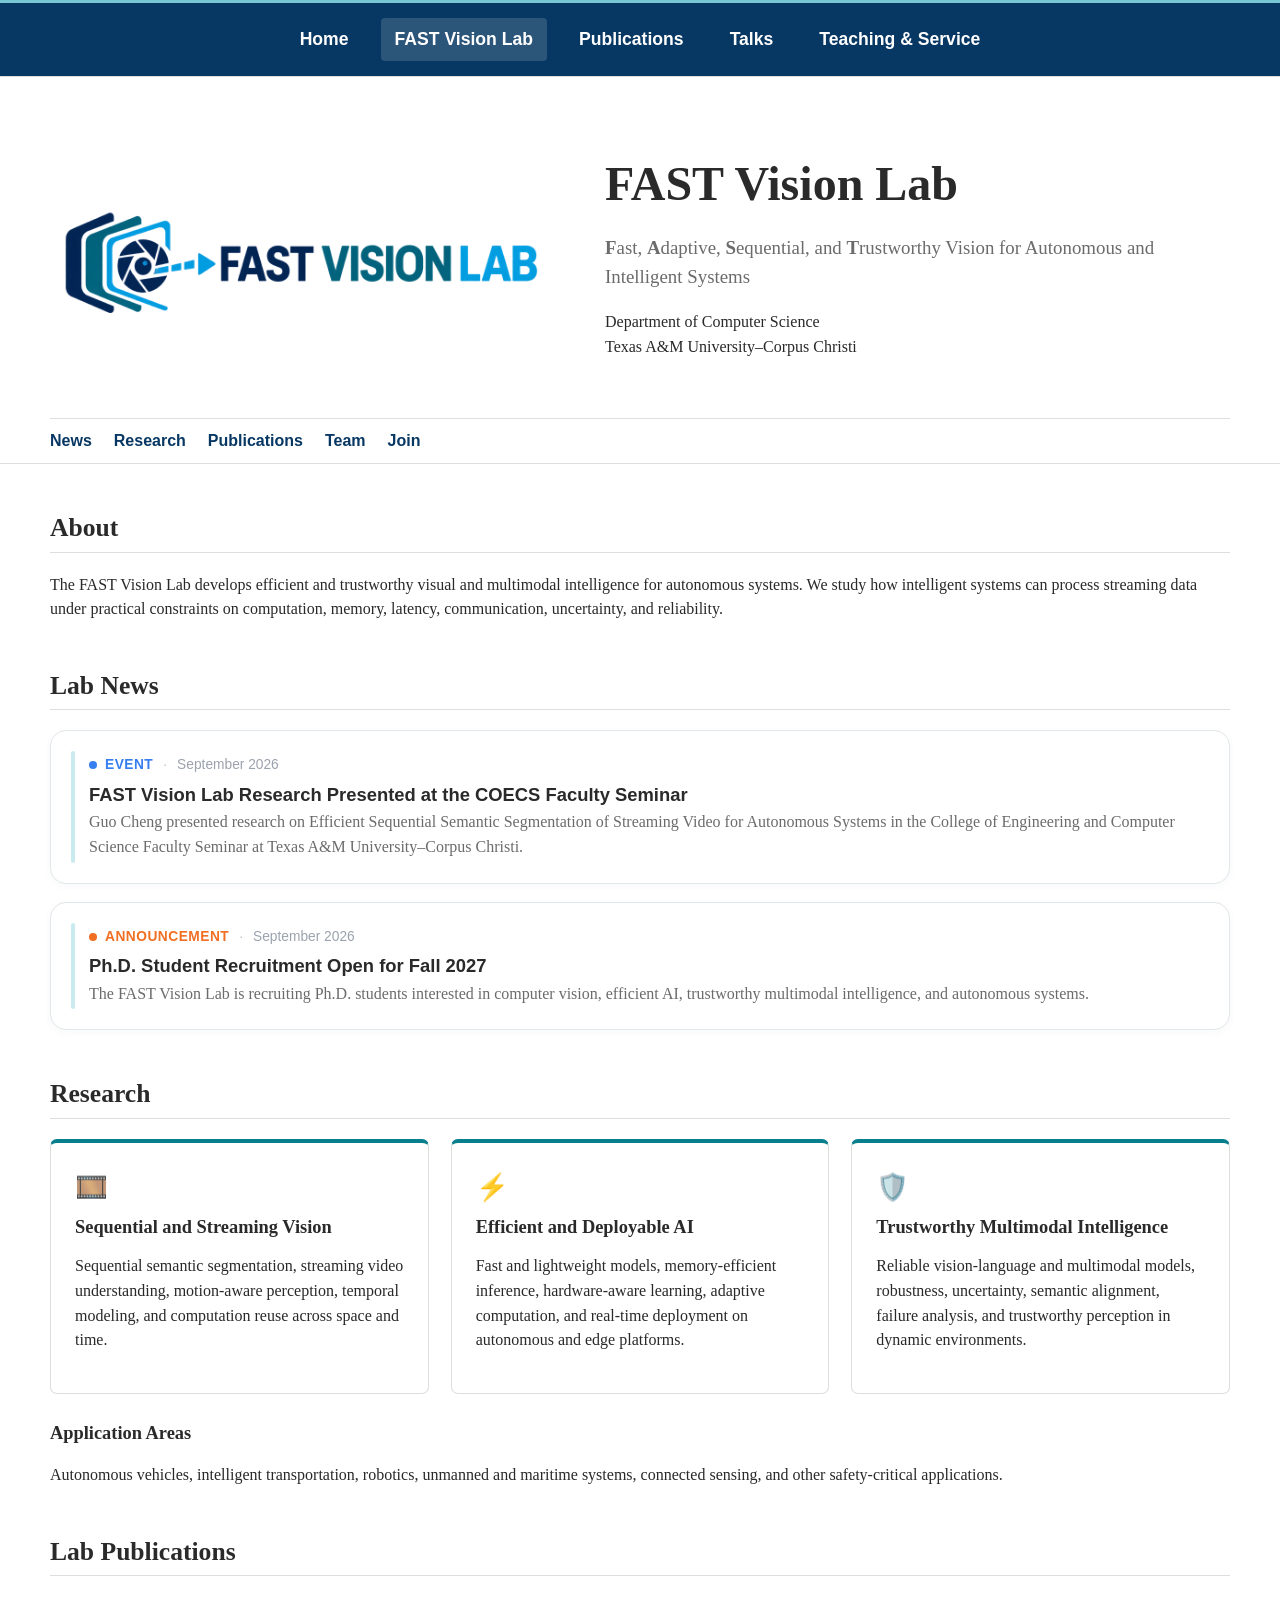
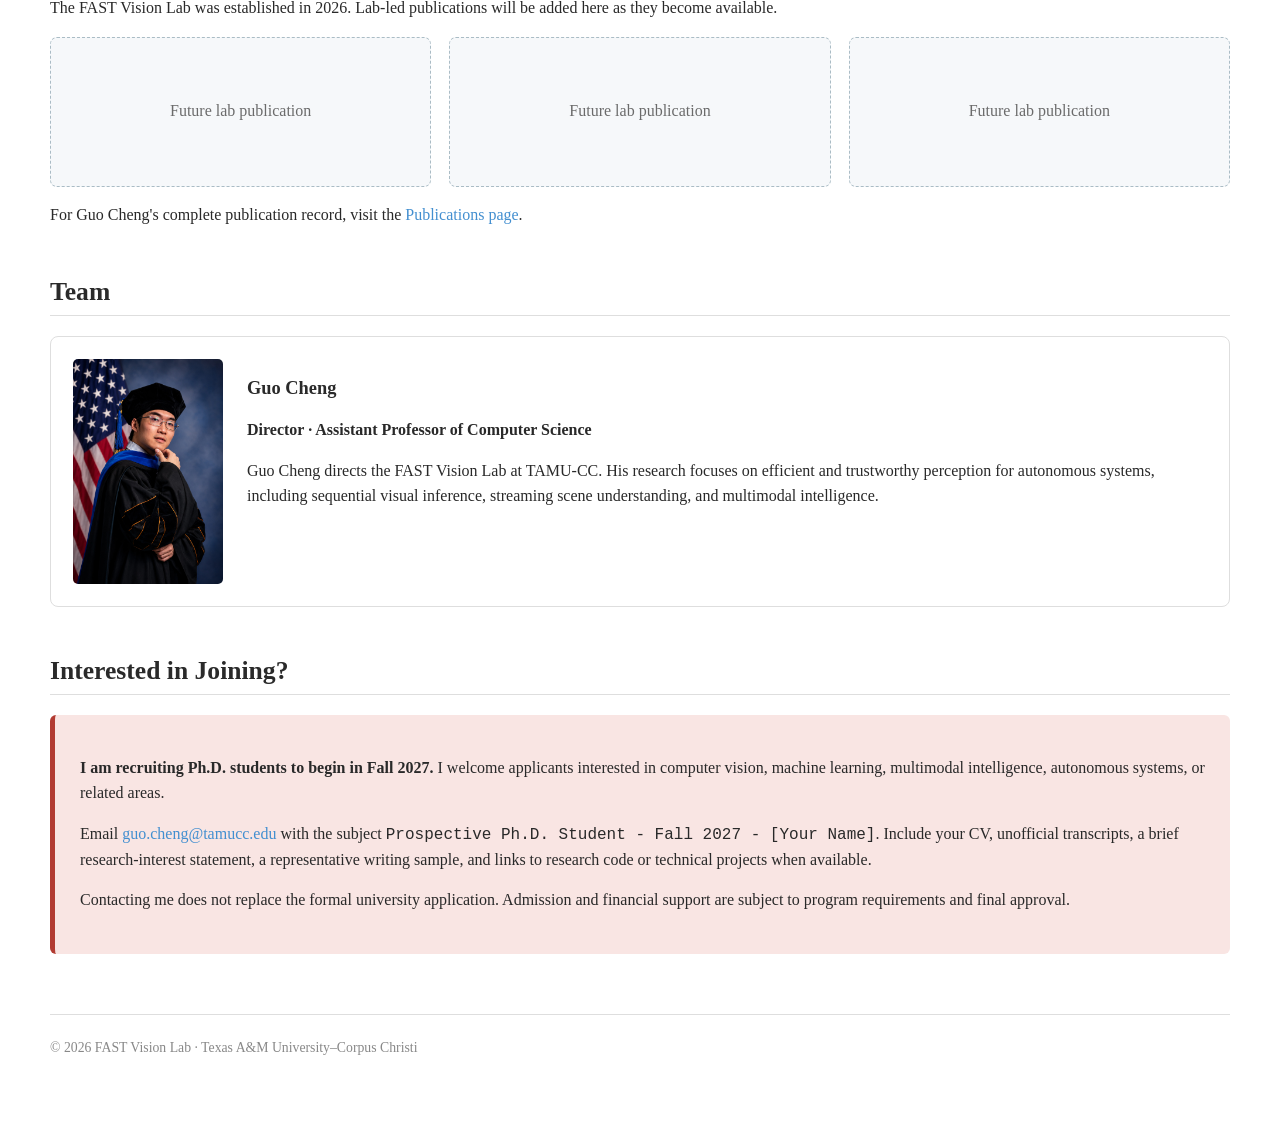
<file: hiring.html>
<!doctype html><html lang="en"><head><meta charset="utf-8"><meta name="viewport" content="width=device-width,initial-scale=1"><meta http-equiv="refresh" content="0;url=lab.html#join"><link rel="canonical" href="lab.html#join"><title>Ph.D. Opportunities | FAST Vision Lab</title></head><body><p>Ph.D. opportunities are listed on the <a href="lab.html#join">FAST Vision Lab page</a>.</p></body></html>
</file>
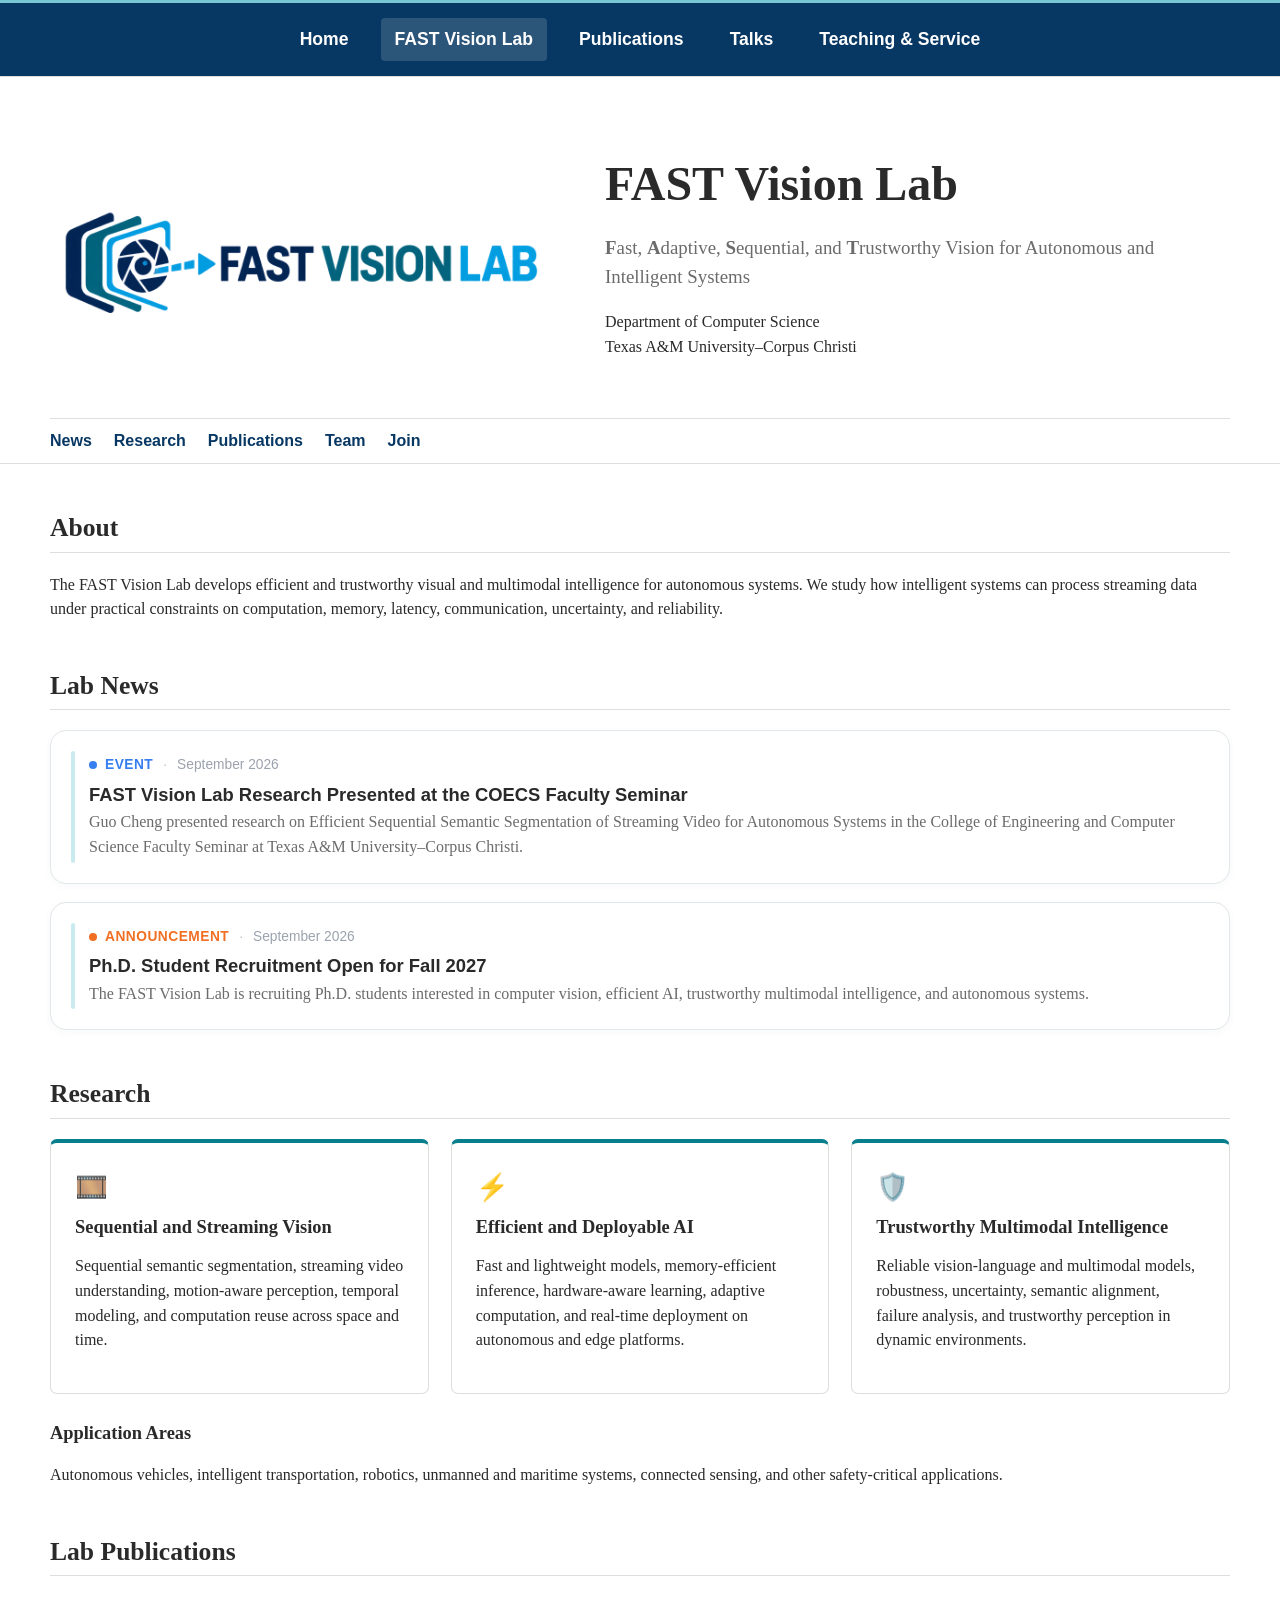
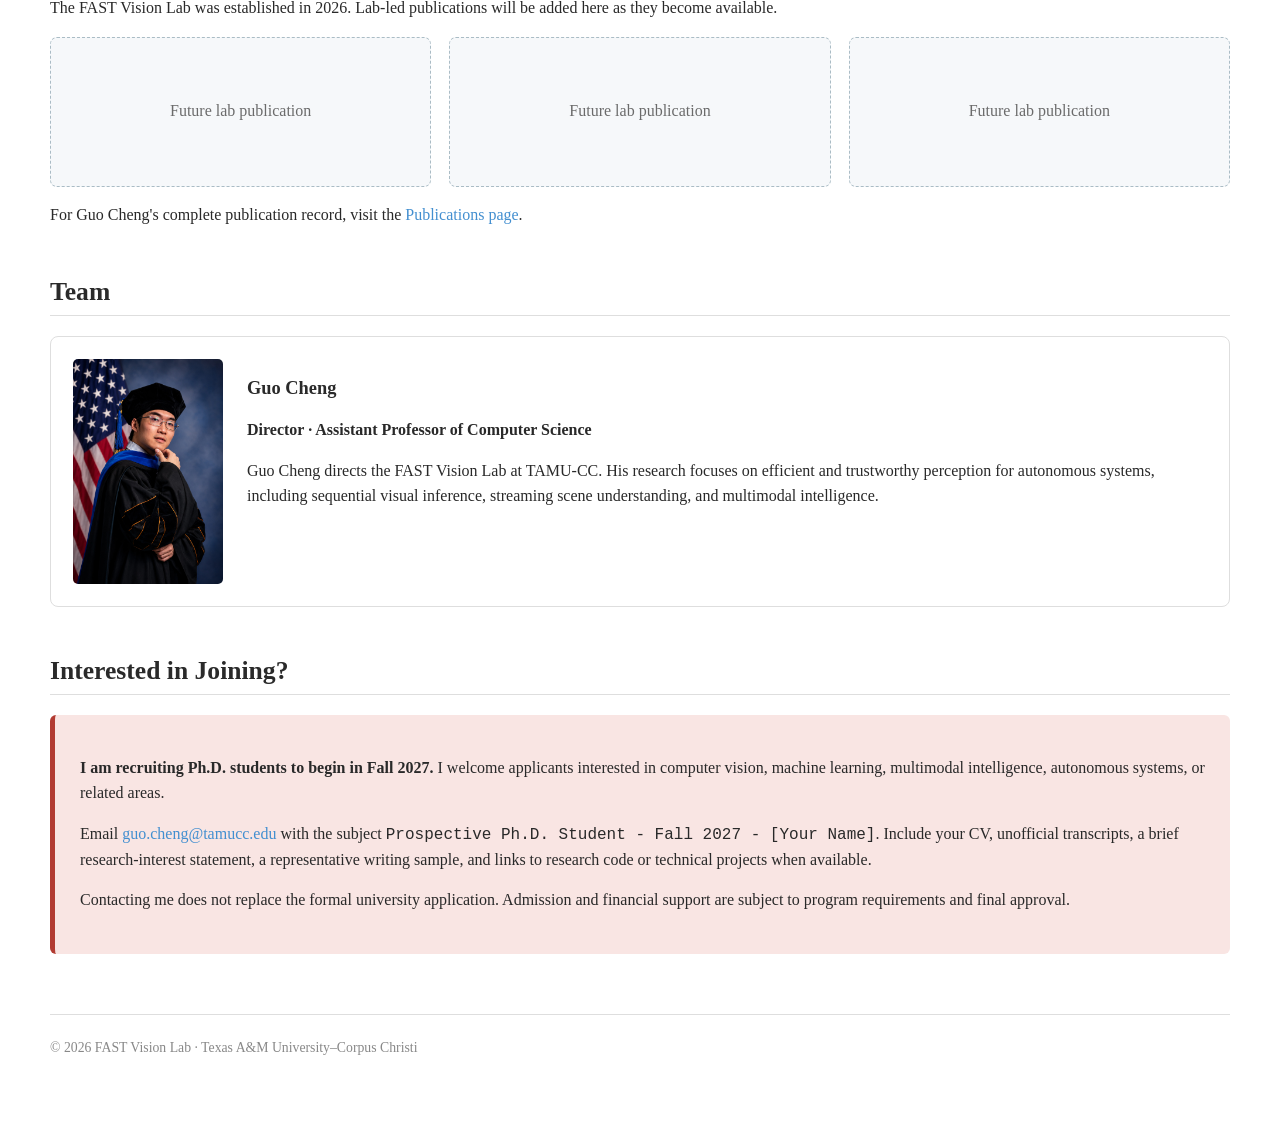
<file: lab.html>
<!doctype html><html lang="en"><head><meta charset="utf-8"><meta name="viewport" content="width=device-width,initial-scale=1"><title>FAST Vision Lab | TAMU-CC</title><meta name="description" content="FAST Vision Lab at Texas A&M University-Corpus Christi: fast, adaptive, sequential, and trustworthy vision for autonomous and intelligent systems."><link rel="stylesheet" href="style.css?v=19"></head><body>
<nav class="nav" aria-label="Primary navigation"><div class="nav-inner"><a href="index.html">Home</a><a class="active" href="lab.html">FAST Vision Lab</a><a href="publications.html">Publications</a><a href="talks.html">Talks</a><a href="services.html">Teaching &amp; Service</a></div></nav>
<main class="page">
  <header class="lab-hero"><img src="fast-vision-lab-logo.png" width="500" alt="FAST Vision Lab"><div><h1>FAST Vision Lab</h1><p class="tagline"><strong>F</strong>ast, <strong>A</strong>daptive, <strong>S</strong>equential, and <strong>T</strong>rustworthy Vision for Autonomous and Intelligent Systems</p><p>Department of Computer Science<br>Texas A&amp;M University&ndash;Corpus Christi</p></div></header>
  <nav class="lab-subnav" aria-label="Lab sections"><a href="#news">News</a><a href="#research">Research</a><a href="#publications">Publications</a><a href="#team">Team</a><a href="#join">Join</a></nav>
  <section><h2>About</h2><p>The FAST Vision Lab develops efficient and trustworthy visual and multimodal intelligence for autonomous systems. We study how intelligent systems can process streaming data under practical constraints on computation, memory, latency, communication, uncertainty, and reliability.</p></section>
  <section id="news" class="lab-news">
    <h2>Lab News</h2>
    <div class="lab-news-list">
      <article class="lab-news-card event">
        <div class="lab-news-meta">
          <span class="lab-news-category"><span class="lab-news-dot" aria-hidden="true"></span>Event</span>
          <span class="lab-news-separator" aria-hidden="true">&middot;</span>
          <time datetime="2026-09">September 2026</time>
        </div>
        <h3>FAST Vision Lab Research Presented at the COECS Faculty Seminar</h3>
        <p>Guo Cheng presented research on Efficient Sequential Semantic Segmentation of Streaming Video for Autonomous Systems in the College of Engineering and Computer Science Faculty Seminar at Texas A&amp;M University&ndash;Corpus Christi.</p>
      </article>

      <article class="lab-news-card announcement">
        <div class="lab-news-meta">
          <span class="lab-news-category"><span class="lab-news-dot" aria-hidden="true"></span>Announcement</span>
          <span class="lab-news-separator" aria-hidden="true">&middot;</span>
          <time datetime="2026-09">September 2026</time>
        </div>
        <h3>Ph.D. Student Recruitment Open for Fall 2027</h3>
        <p>The FAST Vision Lab is recruiting Ph.D. students interested in computer vision, efficient AI, trustworthy multimodal intelligence, and autonomous systems.</p>
      </article>

    </div>
  </section>
  <section id="research"><h2>Research</h2><div class="cards">
    <article class="card"><div class="icon">🎞️</div><h3>Sequential and Streaming Vision</h3><p>Sequential semantic segmentation, streaming video understanding, motion-aware perception, temporal modeling, and computation reuse across space and time.</p></article>
    <article class="card"><div class="icon">⚡</div><h3>Efficient and Deployable AI</h3><p>Fast and lightweight models, memory-efficient inference, hardware-aware learning, adaptive computation, and real-time deployment on autonomous and edge platforms.</p></article>
    <article class="card"><div class="icon">🛡️</div><h3>Trustworthy Multimodal Intelligence</h3><p>Reliable vision-language and multimodal models, robustness, uncertainty, semantic alignment, failure analysis, and trustworthy perception in dynamic environments.</p></article>
  </div><h3 style="margin-top:28px">Application Areas</h3><p>Autonomous vehicles, intelligent transportation, robotics, unmanned and maritime systems, connected sensing, and other safety-critical applications.</p></section>

  <section id="publications"><h2>Lab Publications</h2><p>The FAST Vision Lab was established in 2026. Lab-led publications will be added here as they become available.</p><div class="empty-publications"><div class="empty-publication">Future lab publication</div><div class="empty-publication">Future lab publication</div><div class="empty-publication">Future lab publication</div></div><p>For Guo Cheng's complete publication record, visit the <a href="publications.html">Publications page</a>.</p></section>

  <section id="team"><h2>Team</h2><div class="team-card"><img src="assets/profile.jpg" alt="Guo Cheng"><div><h3>Guo Cheng</h3><p><strong>Director &middot; Assistant Professor of Computer Science</strong></p><p>Guo Cheng directs the FAST Vision Lab at TAMU-CC. His research focuses on efficient and trustworthy perception for autonomous systems, including sequential visual inference, streaming scene understanding, and multimodal intelligence.</p></div></div></section>
  <section id="join"><h2>Interested in Joining?</h2><div class="opportunity"><p><strong>I am recruiting Ph.D. students to begin in Fall 2027.</strong> I welcome applicants interested in computer vision, machine learning, multimodal intelligence, autonomous systems, or related areas.</p><p>Email <a href="mailto:guo.cheng@tamucc.edu">guo.cheng@tamucc.edu</a> with the subject <code>Prospective Ph.D. Student - Fall 2027 - [Your Name]</code>. Include your CV, unofficial transcripts, a brief research-interest statement, a representative writing sample, and links to research code or technical projects when available.</p><p>Contacting me does not replace the formal university application. Admission and financial support are subject to program requirements and final approval.</p></div></section>
  <footer class="footer">&copy; <span class="year">2026</span> FAST Vision Lab &middot; Texas A&amp;M University&ndash;Corpus Christi</footer>
</main><script>document.querySelectorAll('.year').forEach(e=>e.textContent=new Date().getFullYear())</script></body></html>
</file>
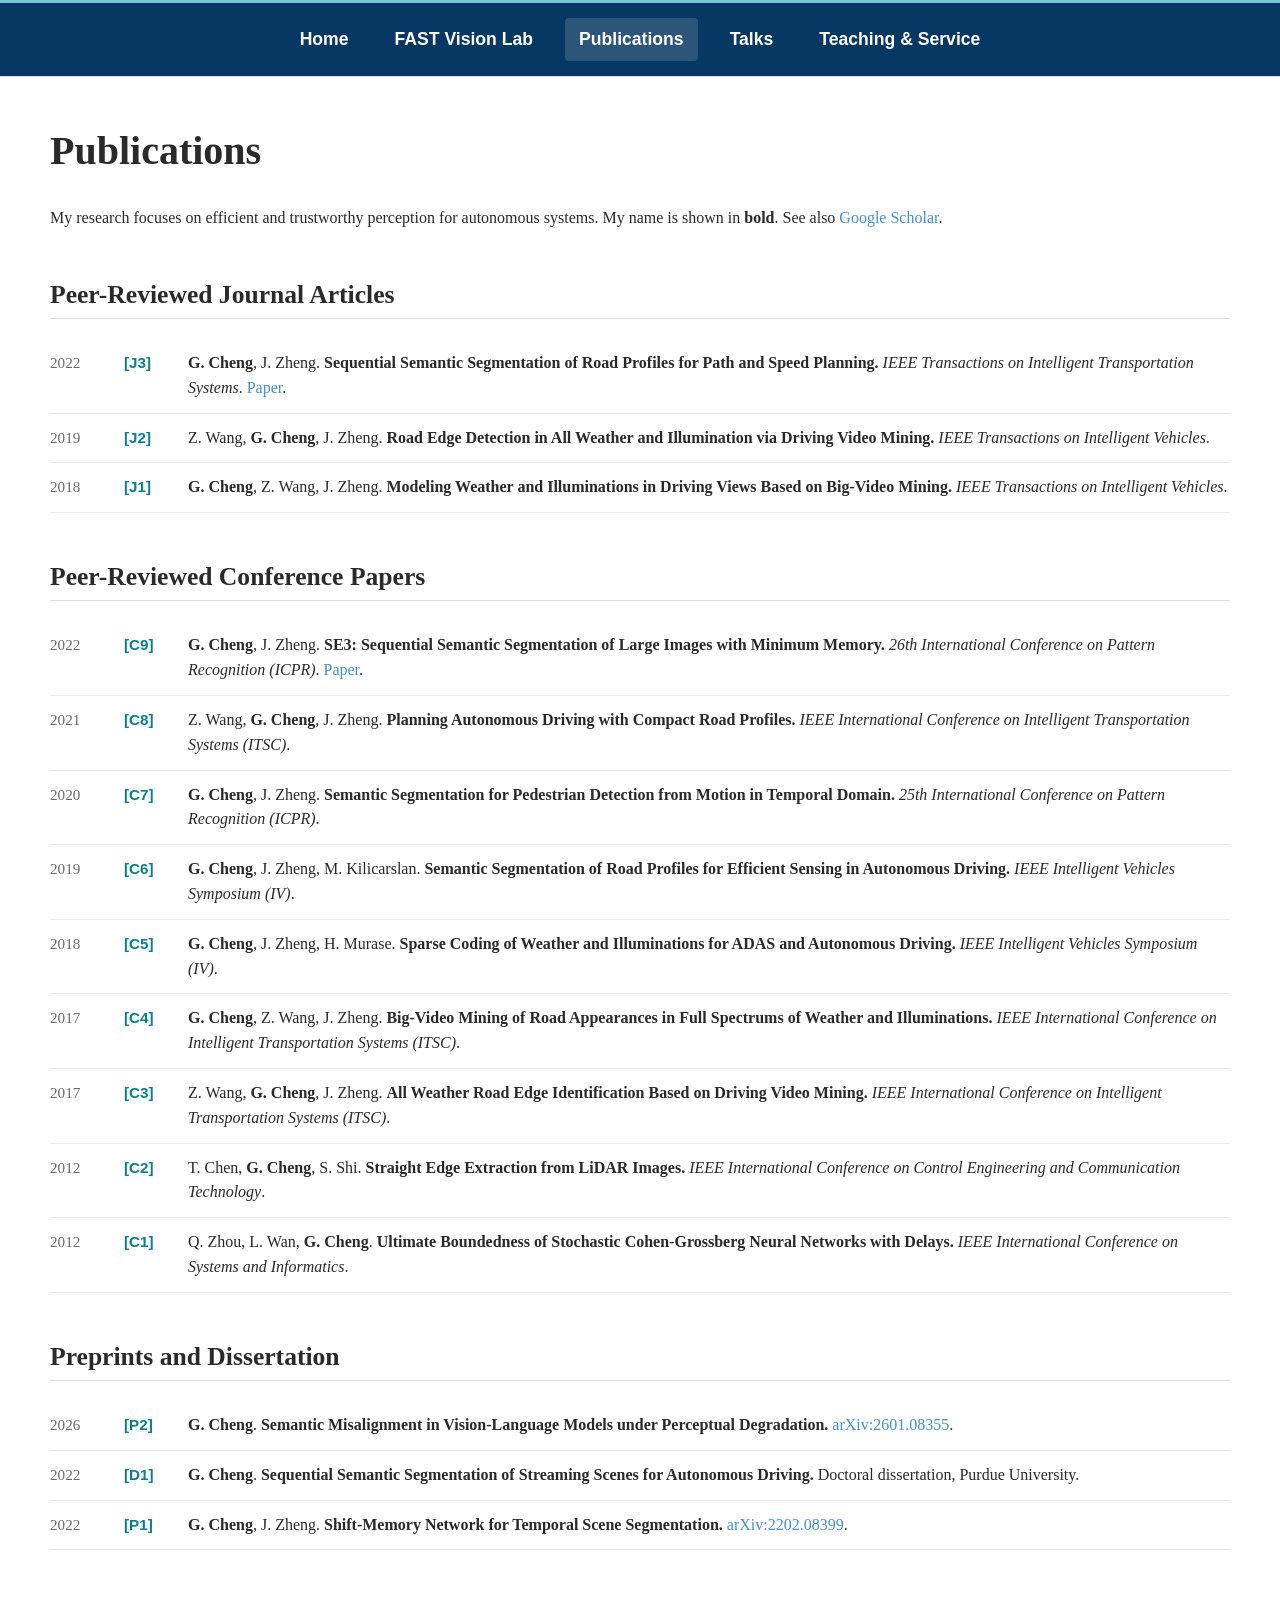
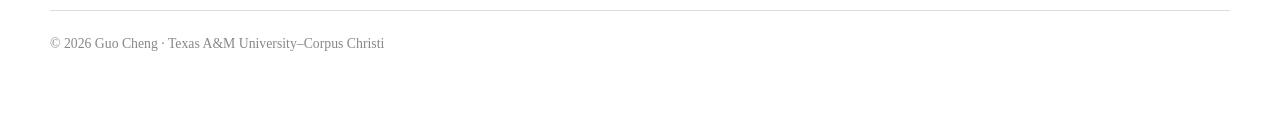
<file: publications.html>
<!doctype html><html lang="en"><head><meta charset="utf-8"><meta name="viewport" content="width=device-width,initial-scale=1"><title>Publications | Guo Cheng</title><meta name="description" content="Peer-reviewed publications and preprints by Guo Cheng."><link rel="stylesheet" href="style.css?v=19"></head><body>
<nav class="nav" aria-label="Primary navigation"><div class="nav-inner"><a href="index.html">Home</a><a href="lab.html">FAST Vision Lab</a><a class="active" href="publications.html">Publications</a><a href="talks.html">Talks</a><a href="services.html">Teaching &amp; Service</a></div></nav>
<main class="page publication-page"><header><h1>Publications</h1><p>My research focuses on efficient and trustworthy perception for autonomous systems. My name is shown in <strong>bold</strong>. See also <a href="https://scholar.google.com/citations?user=oC_HjTEAAAAJ&amp;hl=en">Google Scholar</a>.</p></header>

<section><h2>Peer-Reviewed Journal Articles</h2><ul class="pub-list">
<li><span class="pub-year">2022</span><span class="pub-tag">[J3]</span><span><span class="me">G. Cheng</span>, J. Zheng. <span class="pub-title">Sequential Semantic Segmentation of Road Profiles for Path and Speed Planning.</span> <em>IEEE Transactions on Intelligent Transportation Systems</em>. <a href="https://ieeexplore.ieee.org/document/9872123">Paper</a>.</span></li>
<li><span class="pub-year">2019</span><span class="pub-tag">[J2]</span><span>Z. Wang, <span class="me">G. Cheng</span>, J. Zheng. <span class="pub-title">Road Edge Detection in All Weather and Illumination via Driving Video Mining.</span> <em>IEEE Transactions on Intelligent Vehicles</em>.</span></li>
<li><span class="pub-year">2018</span><span class="pub-tag">[J1]</span><span><span class="me">G. Cheng</span>, Z. Wang, J. Zheng. <span class="pub-title">Modeling Weather and Illuminations in Driving Views Based on Big-Video Mining.</span> <em>IEEE Transactions on Intelligent Vehicles</em>.</span></li>
</ul></section>

<section><h2>Peer-Reviewed Conference Papers</h2><ul class="pub-list">
<li><span class="pub-year">2022</span><span class="pub-tag">[C9]</span><span><span class="me">G. Cheng</span>, J. Zheng. <span class="pub-title">SE3: Sequential Semantic Segmentation of Large Images with Minimum Memory.</span> <em>26th International Conference on Pattern Recognition (ICPR)</em>. <a href="https://ieeexplore.ieee.org/document/9956578">Paper</a>.</span></li>
<li><span class="pub-year">2021</span><span class="pub-tag">[C8]</span><span>Z. Wang, <span class="me">G. Cheng</span>, J. Zheng. <span class="pub-title">Planning Autonomous Driving with Compact Road Profiles.</span> <em>IEEE International Conference on Intelligent Transportation Systems (ITSC)</em>.</span></li>
<li><span class="pub-year">2020</span><span class="pub-tag">[C7]</span><span><span class="me">G. Cheng</span>, J. Zheng. <span class="pub-title">Semantic Segmentation for Pedestrian Detection from Motion in Temporal Domain.</span> <em>25th International Conference on Pattern Recognition (ICPR)</em>.</span></li>
<li><span class="pub-year">2019</span><span class="pub-tag">[C6]</span><span><span class="me">G. Cheng</span>, J. Zheng, M. Kilicarslan. <span class="pub-title">Semantic Segmentation of Road Profiles for Efficient Sensing in Autonomous Driving.</span> <em>IEEE Intelligent Vehicles Symposium (IV)</em>.</span></li>
<li><span class="pub-year">2018</span><span class="pub-tag">[C5]</span><span><span class="me">G. Cheng</span>, J. Zheng, H. Murase. <span class="pub-title">Sparse Coding of Weather and Illuminations for ADAS and Autonomous Driving.</span> <em>IEEE Intelligent Vehicles Symposium (IV)</em>.</span></li>
<li><span class="pub-year">2017</span><span class="pub-tag">[C4]</span><span><span class="me">G. Cheng</span>, Z. Wang, J. Zheng. <span class="pub-title">Big-Video Mining of Road Appearances in Full Spectrums of Weather and Illuminations.</span> <em>IEEE International Conference on Intelligent Transportation Systems (ITSC)</em>.</span></li>
<li><span class="pub-year">2017</span><span class="pub-tag">[C3]</span><span>Z. Wang, <span class="me">G. Cheng</span>, J. Zheng. <span class="pub-title">All Weather Road Edge Identification Based on Driving Video Mining.</span> <em>IEEE International Conference on Intelligent Transportation Systems (ITSC)</em>.</span></li>
<li><span class="pub-year">2012</span><span class="pub-tag">[C2]</span><span>T. Chen, <span class="me">G. Cheng</span>, S. Shi. <span class="pub-title">Straight Edge Extraction from LiDAR Images.</span> <em>IEEE International Conference on Control Engineering and Communication Technology</em>.</span></li>
<li><span class="pub-year">2012</span><span class="pub-tag">[C1]</span><span>Q. Zhou, L. Wan, <span class="me">G. Cheng</span>. <span class="pub-title">Ultimate Boundedness of Stochastic Cohen-Grossberg Neural Networks with Delays.</span> <em>IEEE International Conference on Systems and Informatics</em>.</span></li>
</ul></section>

<section><h2>Preprints and Dissertation</h2><ul class="pub-list">
<li><span class="pub-year">2026</span><span class="pub-tag">[P2]</span><span><span class="me">G. Cheng</span>. <span class="pub-title">Semantic Misalignment in Vision-Language Models under Perceptual Degradation.</span> <a href="https://arxiv.org/abs/2601.08355">arXiv:2601.08355</a>.</span></li>
<li><span class="pub-year">2022</span><span class="pub-tag">[D1]</span><span><span class="me">G. Cheng</span>. <span class="pub-title">Sequential Semantic Segmentation of Streaming Scenes for Autonomous Driving.</span> Doctoral dissertation, Purdue University.</span></li>
<li><span class="pub-year">2022</span><span class="pub-tag">[P1]</span><span><span class="me">G. Cheng</span>, J. Zheng. <span class="pub-title">Shift-Memory Network for Temporal Scene Segmentation.</span> <a href="https://arxiv.org/abs/2202.08399">arXiv:2202.08399</a>.</span></li>
</ul></section>

<footer class="footer">&copy; <span class="year">2026</span> Guo Cheng &middot; Texas A&amp;M University&ndash;Corpus Christi</footer></main><script>document.querySelectorAll('.year').forEach(e=>e.textContent=new Date().getFullYear())</script></body></html>
</file>
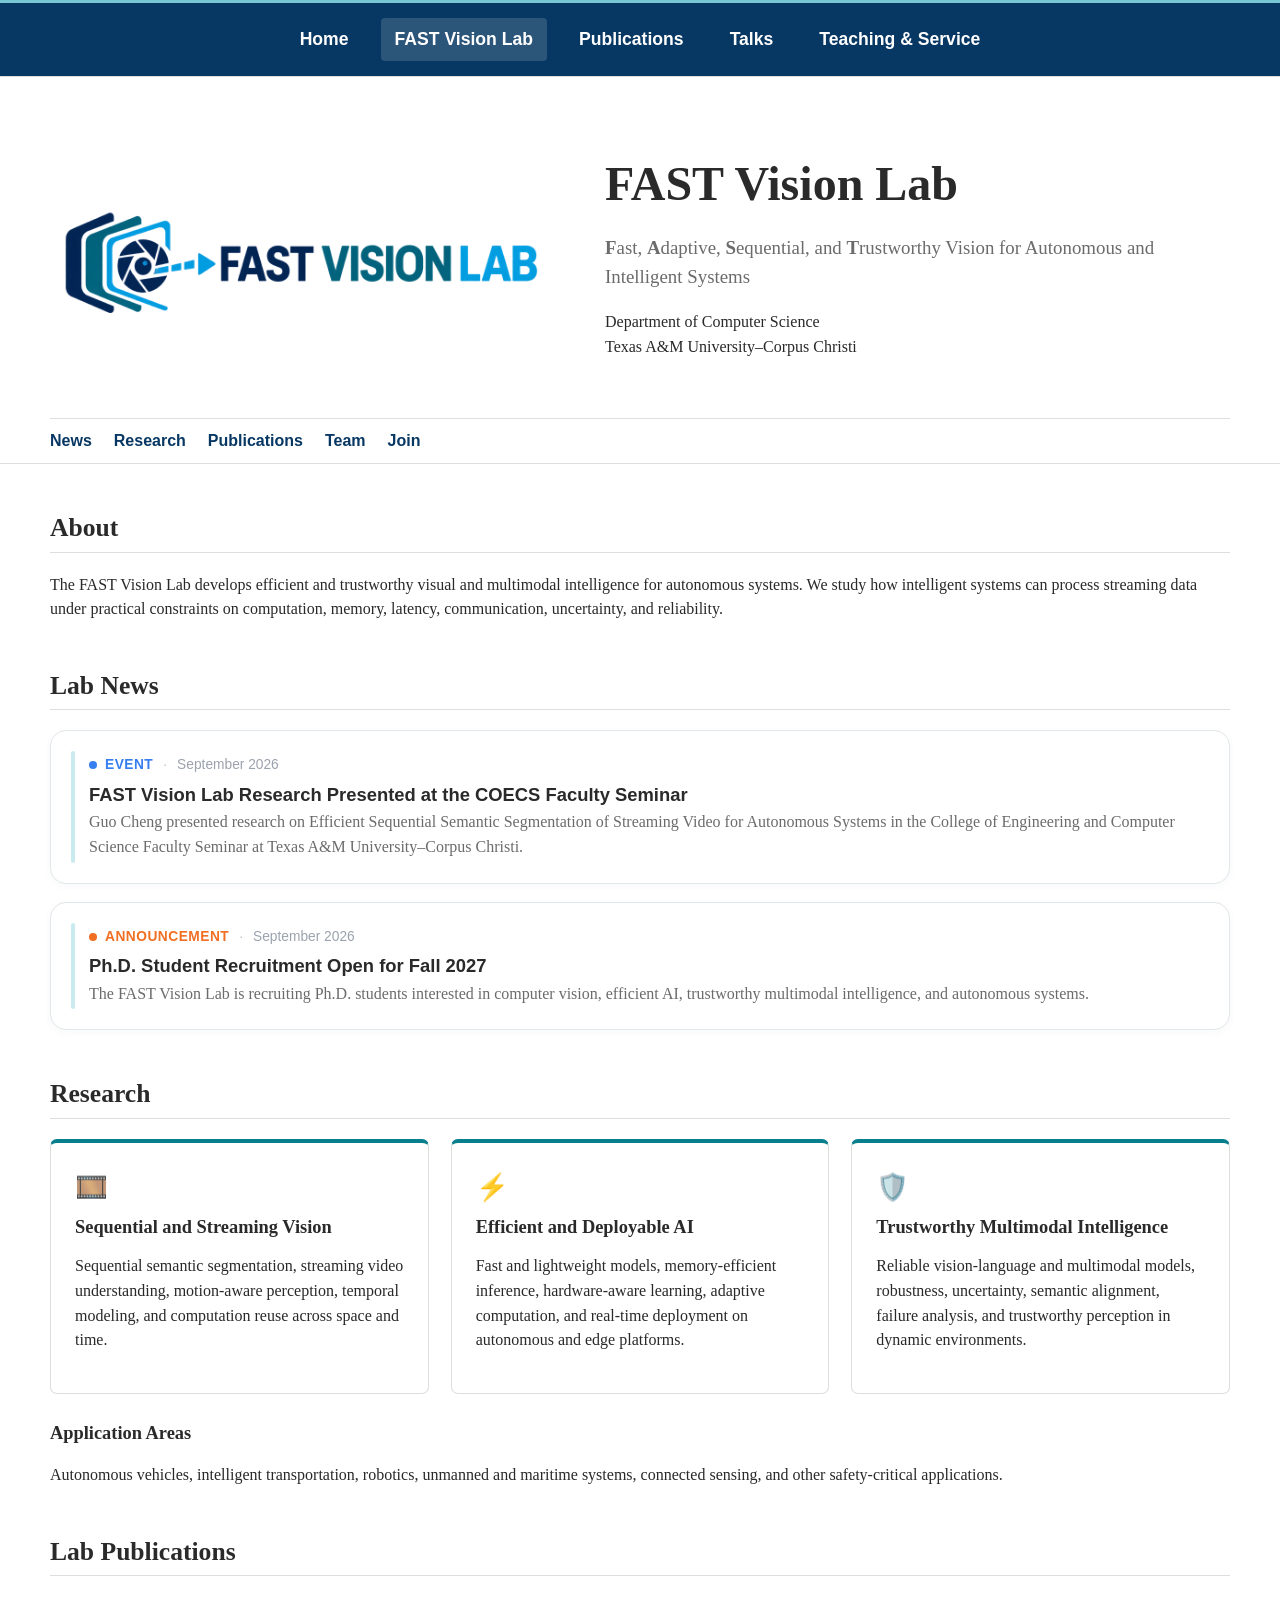
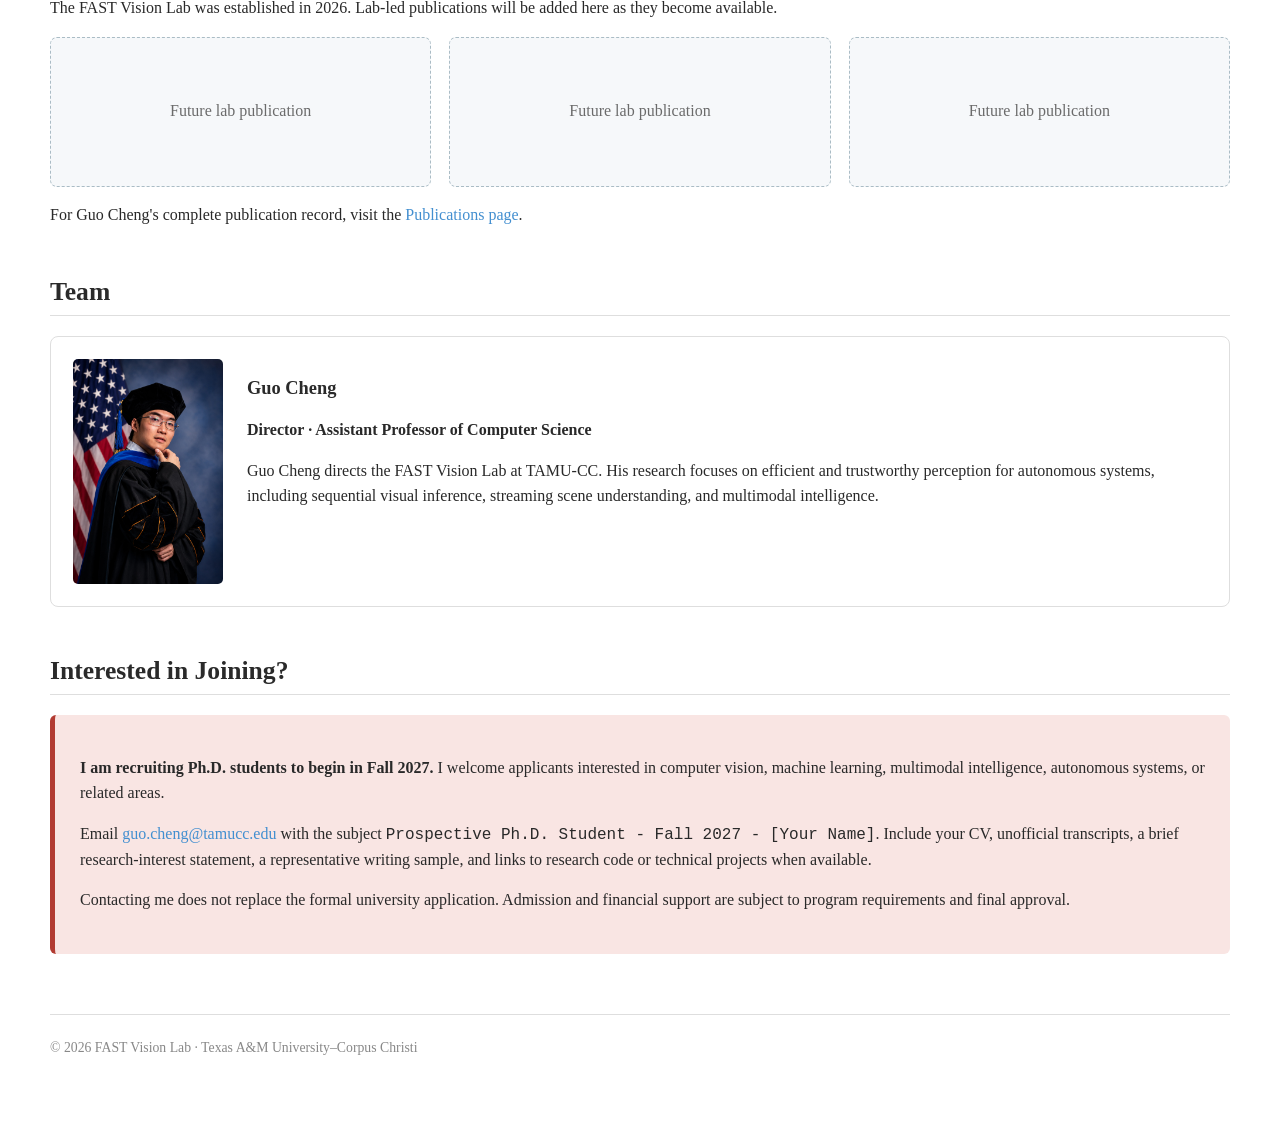
<file: research.html>
<!doctype html><html lang="en"><head><meta charset="utf-8"><meta name="viewport" content="width=device-width,initial-scale=1"><meta http-equiv="refresh" content="0;url=lab.html#research"><link rel="canonical" href="lab.html#research"><title>Research | FAST Vision Lab</title></head><body><p>Research directions are now listed on the <a href="lab.html#research">FAST Vision Lab page</a>.</p></body></html>
</file>
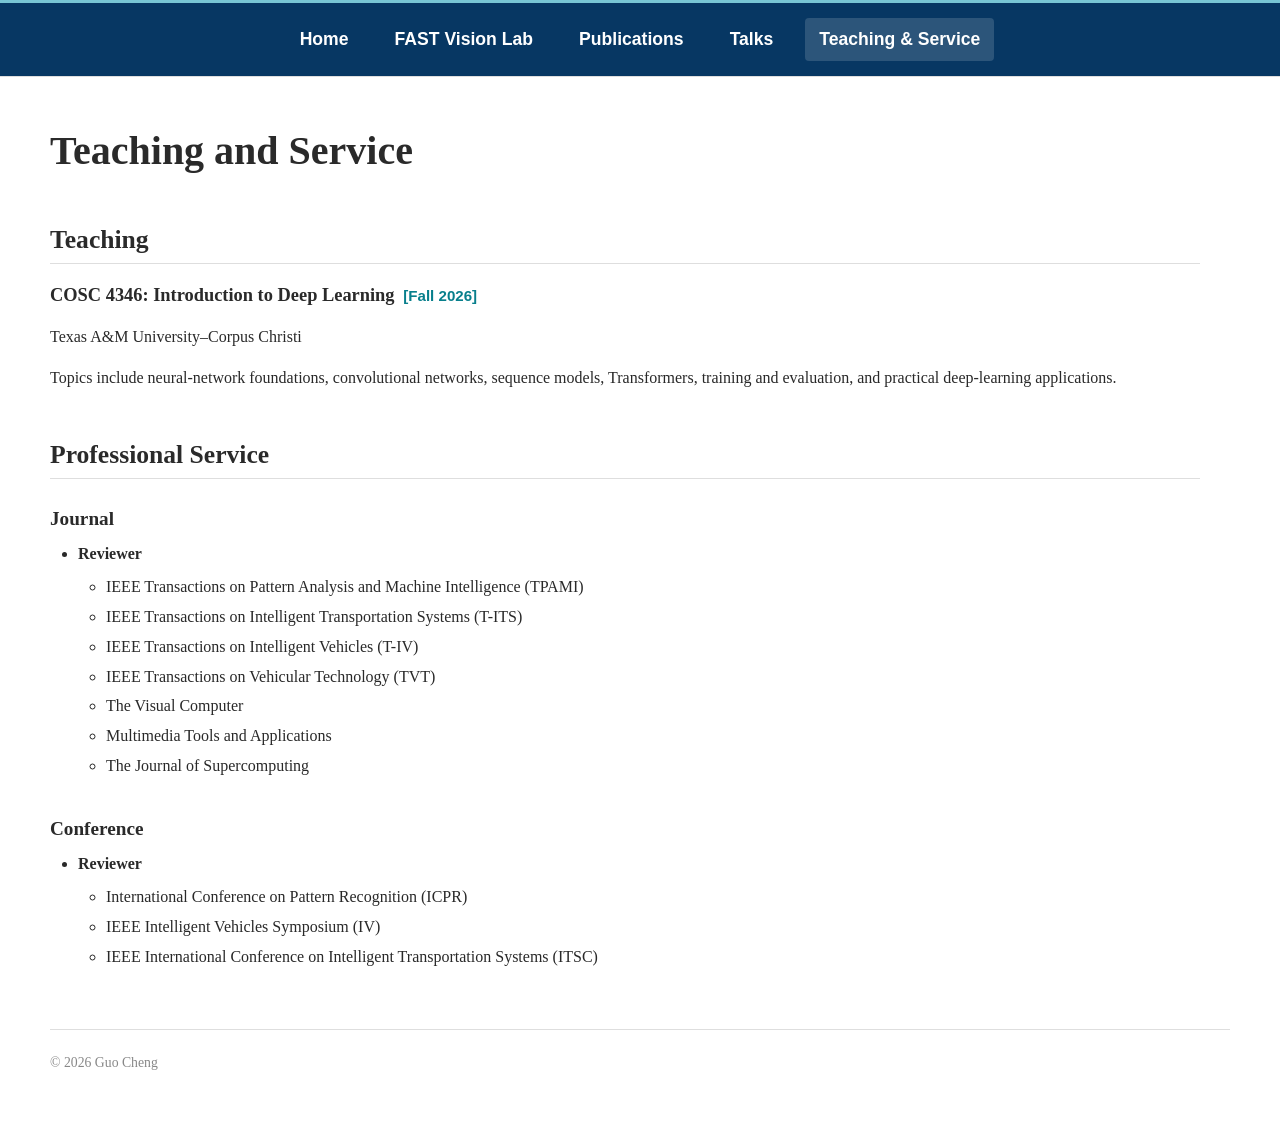
<file: services.html>
<!doctype html>
<html lang="en">
<head>
  <meta charset="utf-8">
  <meta name="viewport" content="width=device-width,initial-scale=1">
  <title>Teaching and Service | Guo Cheng</title>
  <meta name="description" content="Teaching and professional service by Guo Cheng.">
  <link rel="stylesheet" href="style.css?v=19">
</head>
<body>
  <nav class="nav" aria-label="Primary navigation">
    <div class="nav-inner">
      <a href="index.html">Home</a>
      <a href="lab.html">FAST Vision Lab</a>
      <a href="publications.html">Publications</a>
      <a href="talks.html">Talks</a>
      <a class="active" href="services.html">Teaching &amp; Service</a>
    </div>
  </nav>

  <main class="page teaching-service-page">
    <h1>Teaching and Service</h1>

    <section id="teaching">
      <h2>Teaching</h2>
      <h3 class="course-title">COSC 4346: Introduction to Deep Learning <span class="course-term">[Fall 2026]</span></h3>
      <p>Texas A&amp;M University&ndash;Corpus Christi</p>
      <p>Topics include neural-network foundations, convolutional networks, sequence models, Transformers, training and evaluation, and practical deep-learning applications.</p>
    </section>

    <section id="service">
      <h2>Professional Service</h2>

      <div class="service-group">
        <h3>Journal</h3>
        <ul class="service-list">
          <li><strong>Reviewer</strong>
            <ul>
              <li>IEEE Transactions on Pattern Analysis and Machine Intelligence (TPAMI)</li>
              <li>IEEE Transactions on Intelligent Transportation Systems (T-ITS)</li>
              <li>IEEE Transactions on Intelligent Vehicles (T-IV)</li>
              <li>IEEE Transactions on Vehicular Technology (TVT)</li>
              <li>The Visual Computer</li>
              <li>Multimedia Tools and Applications</li>
              <li>The Journal of Supercomputing</li>
            </ul>
          </li>
        </ul>
      </div>

      <div class="service-group">
        <h3>Conference</h3>
        <ul class="service-list">
          <li><strong>Reviewer</strong>
            <ul>
              <li>International Conference on Pattern Recognition (ICPR)</li>
              <li>IEEE Intelligent Vehicles Symposium (IV)</li>
              <li>IEEE International Conference on Intelligent Transportation Systems (ITSC)</li>
            </ul>
          </li>
        </ul>
      </div>
    </section>

    <footer class="footer">&copy; <span class="year">2026</span> Guo Cheng</footer>
  </main>
  <script>document.querySelectorAll('.year').forEach(e=>e.textContent=new Date().getFullYear())</script>
</body>
</html>
</file>
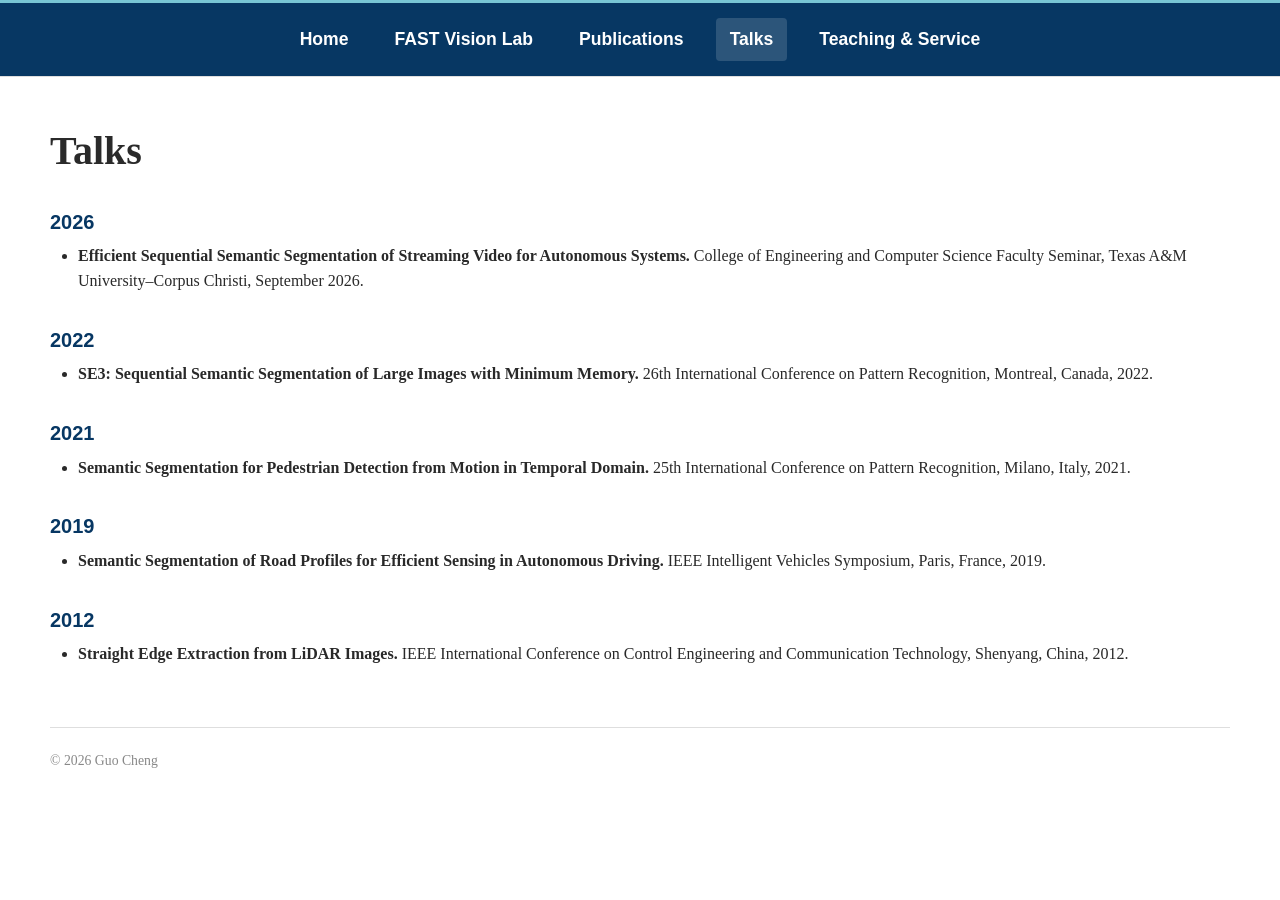
<file: talks.html>
<!doctype html><html lang="en"><head><meta charset="utf-8"><meta name="viewport" content="width=device-width,initial-scale=1"><title>Talks | Guo Cheng</title><meta name="description" content="Research talks and presentations by Guo Cheng."><link rel="stylesheet" href="style.css?v=19"></head><body><nav class="nav"><div class="nav-inner"><a href="index.html">Home</a><a href="lab.html">FAST Vision Lab</a><a href="publications.html">Publications</a><a class="active" href="talks.html">Talks</a><a href="services.html">Teaching &amp; Service</a></div></nav><main class="page talks-page"><h1>Talks</h1>
<section class="talk-year"><h2>2026</h2><ul class="talk-list"><li><strong>Efficient Sequential Semantic Segmentation of Streaming Video for Autonomous Systems.</strong> College of Engineering and Computer Science Faculty Seminar, Texas A&amp;M University&ndash;Corpus Christi, September 2026.</li></ul></section>
<section class="talk-year"><h2>2022</h2><ul class="talk-list"><li><strong>SE3: Sequential Semantic Segmentation of Large Images with Minimum Memory.</strong> 26th International Conference on Pattern Recognition, Montreal, Canada, 2022.</li></ul></section>
<section class="talk-year"><h2>2021</h2><ul class="talk-list"><li><strong>Semantic Segmentation for Pedestrian Detection from Motion in Temporal Domain.</strong> 25th International Conference on Pattern Recognition, Milano, Italy, 2021.</li></ul></section>
<section class="talk-year"><h2>2019</h2><ul class="talk-list"><li><strong>Semantic Segmentation of Road Profiles for Efficient Sensing in Autonomous Driving.</strong> IEEE Intelligent Vehicles Symposium, Paris, France, 2019.</li></ul></section>
<section class="talk-year"><h2>2012</h2><ul class="talk-list"><li><strong>Straight Edge Extraction from LiDAR Images.</strong> IEEE International Conference on Control Engineering and Communication Technology, Shenyang, China, 2012.</li></ul></section>
<footer class="footer">&copy; <span class="year">2026</span> Guo Cheng</footer></main><script>document.querySelectorAll('.year').forEach(e=>e.textContent=new Date().getFullYear())</script></body></html>
</file>
<file: style.css>
:root{--navy:#073763;--teal:#087f8c;--cyan:#00a7cf;--sea-blue:#d9f1f4;--sea-blue-emphasis:#007f8b;--ink:#292929;--muted:#6b6b6b;--line:#dedede;--paper:#fff;--soft:#f6f8fa;--red:#b23b32;--max:1500px}
*{box-sizing:border-box}html{scroll-behavior:smooth}body{margin:0;background:var(--paper);color:var(--ink);font-family:Georgia,"Times New Roman",serif;font-size:17px;line-height:1.55}a{color:#438fd0;text-decoration:none}a:hover,a:focus{text-decoration:underline;color:var(--teal)}
.nav{border-top:3px solid #78c5d4;border-bottom:1px solid var(--line);background:var(--navy)}.nav-inner{max-width:var(--max);margin:auto;padding:15px 50px;display:flex;align-items:center;justify-content:center;gap:18px;flex-wrap:wrap}.nav a{padding:8px 14px;color:#fff;font-family:"Segoe UI",Arial,sans-serif;font-size:1.08rem;font-weight:600;border-radius:4px}.nav a:hover,.nav a.active{background:rgba(255,255,255,.15);color:#fff;text-decoration:none}
.home-shell{max-width:var(--max);margin:auto;padding:54px 50px}.profile-row{display:grid;grid-template-columns:330px minmax(0,1fr);column-gap:70px;align-items:start}.sidebar{position:static;min-width:0}.sidebar h1{margin:0 0 30px;font-size:2.45rem;line-height:1.1}.portrait{width:100%;max-width:270px;display:block;border-radius:4px}.lab-mini{margin:14px 0;padding:16px 0;border-top:1px solid var(--line);border-bottom:1px solid var(--line)}.lab-mini img{width:245px;max-width:100%;height:auto;display:block}.side-links{list-style:none;margin:20px 0;padding:0}.side-links li{margin:14px 0}.side-links i{display:inline-grid;place-items:center;width:30px;height:30px;margin-right:8px;background:#111;color:#fff;border-radius:3px;font-size:.9rem}.side-links a{color:#444}.main{min-width:0;padding-top:70px}.home-wide{width:100%;min-width:0;margin-top:24px;clear:both}.intro{font-size:1.06rem}.notice{margin:20px 0;padding:17px 20px;border-radius:8px}.notice.research{background:var(--sea-blue);border-left:5px solid var(--sea-blue-emphasis)}.notice.open{background:#f9e5e3}.notice.research .research-box-layout>div>strong,.notice.research .research-list strong{color:var(--sea-blue-emphasis)}.notice.open strong{color:var(--red)}.home-open{margin:0 0 32px}
h1,h2,h3{color:#2a2a2a;line-height:1.22}h2{margin:48px 0 20px;padding-bottom:8px;border-bottom:1px solid var(--line);font-size:1.65rem}h3{font-size:1.13rem}.research-box-layout{display:grid;grid-template-columns:minmax(0,1fr) 330px;gap:25px;align-items:center}.research-list{columns:2;column-gap:35px;margin:12px 0 9px;padding-left:24px}.research-list li{margin:5px 0;break-inside:avoid}.research-map{position:relative;height:270px;min-width:300px}.venn-circle{position:absolute;width:190px;height:190px;border:2px solid;border-radius:50%;font-family:"Segoe UI",Arial,sans-serif;font-weight:800;text-align:center}.venn-circle span{position:absolute;line-height:1.18}.venn-vision{left:2px;top:3px;border-color:#3a9ac9;background:rgba(83,176,220,.30);color:#064d7d}.venn-vision span{left:24px;top:48px}.venn-learning{right:2px;top:3px;border-color:#d5a52c;background:rgba(244,196,75,.30);color:#72520a}.venn-learning span{right:23px;top:48px}.venn-driving{left:70px;bottom:0;border-color:#c76d82;background:rgba(222,125,147,.27);color:#7a3040}.venn-driving span{left:50%;bottom:24px;transform:translateX(-50%)}.venn-core{position:absolute;left:50%;top:48%;transform:translate(-50%,-50%);z-index:4;display:grid;place-items:center;width:58px;height:58px;border:2px solid var(--navy);border-radius:50%;background:rgba(255,255,255,.92);color:var(--navy);font-family:"Segoe UI",Arial,sans-serif;font-size:1.2rem;font-weight:900}.year-block{display:grid;grid-template-columns:100px minmax(0,1fr);gap:24px;margin:15px 0 26px}.year-label{font-weight:bold;color:var(--navy)}.year-items{margin:0;padding-left:22px}.year-items li{margin-bottom:9px}.news-row{display:grid;grid-template-columns:190px minmax(0,1fr);gap:34px;margin:24px 0 34px}.news-date{font-weight:400}.news-row ul{margin:0;padding-left:22px}.news-row li{margin:0 0 8px}
.work-type{color:var(--teal);font-family:"Segoe UI",Arial,sans-serif;font-size:.78rem;font-weight:800;letter-spacing:.1em;text-transform:uppercase}.authors,.venue{margin:4px 0;color:var(--muted)}.links a{display:inline-block;margin:7px 14px 0 0;font-family:"Segoe UI",Arial,sans-serif;font-size:.88rem;font-weight:700}.featured-work{display:grid;grid-template-columns:minmax(260px,38%) minmax(0,1fr);gap:38px;padding:34px;border:1px solid var(--line);border-radius:10px;background:#fff}.work-visual{min-height:320px}.work-image{display:block;width:100%;height:100%;min-height:320px;max-height:460px;object-fit:contain;border-radius:6px;background:#fff}.figure-placeholder{height:100%;min-height:320px;display:flex;flex-direction:column;align-items:center;justify-content:center;gap:9px;padding:25px;background:linear-gradient(145deg,#eef4f7,#dce8ed);border:1px dashed #aabcc5;border-radius:6px;color:#617680;font-family:"Segoe UI",Arial,sans-serif;text-align:center}.figure-placeholder span{font-size:.9rem}.work-details h3{font-size:1.35rem;margin:7px 0}.work-extras{margin-top:18px}.work-extras details{padding:9px 0;border-top:1px solid #e5e5e5}.work-extras summary{cursor:pointer;font-weight:700}.work-extras pre{overflow:auto;padding:14px;background:var(--soft);border-radius:5px;font-size:.82rem;line-height:1.4}.sponsor-grid{display:grid;grid-template-columns:repeat(3,1fr);gap:20px}.sponsor-card{min-height:170px;display:block;border:1px solid var(--line);border-radius:8px;background:#fff;color:var(--ink)}.sponsor-card:hover{text-decoration:none;box-shadow:0 6px 20px rgba(7,55,99,.1)}.sponsor-placeholder{height:100%;min-height:170px;display:flex;flex-direction:column;align-items:center;justify-content:center;gap:7px;padding:22px;text-align:center;background:#f7fafc}.sponsor-logo{display:block;max-width:250px;max-height:74px;object-fit:contain}.sponsor-placeholder strong{color:var(--navy)}.sponsor-placeholder span,.sponsor-placeholder small{color:var(--muted)}.sponsor-card.future{border-style:dashed;opacity:.72}
.page{max-width:var(--max);margin:auto;padding:50px}.lab-hero{display:grid;grid-template-columns:minmax(260px,500px) minmax(0,1fr);gap:55px;align-items:center;padding:28px 0 42px;border-bottom:1px solid var(--line)}.lab-hero img{width:100%;height:auto}.lab-hero h1{font-size:3rem;margin:0 0 10px}.tagline{font-size:1.18rem;color:var(--muted)}.lab-subnav{position:sticky;top:0;z-index:10;margin:0 -50px;padding:10px 50px;background:rgba(255,255,255,.96);border-bottom:1px solid var(--line);font-family:"Segoe UI",Arial,sans-serif}.lab-subnav a{margin-right:22px;color:var(--navy);font-weight:700;font-size:.9rem}.empty-publications{display:grid;grid-template-columns:repeat(3,1fr);gap:18px}.empty-publication{min-height:150px;display:grid;place-items:center;padding:24px;border:1px dashed #aabcc5;border-radius:7px;background:var(--soft);color:var(--muted);text-align:center}
.cards{display:grid;grid-template-columns:repeat(3,1fr);gap:22px}.card{padding:24px;border:1px solid var(--line);border-top:4px solid var(--teal);border-radius:7px;background:#fff}.card .icon{font-size:1.65rem}.card h3{margin:8px 0}.pub{padding:18px 0;border-bottom:1px solid #e7e7e7}.pub .label{color:var(--teal);font-family:"Segoe UI",Arial,sans-serif;font-size:.76rem;font-weight:800;text-transform:uppercase}.pub h3{margin:4px 0}.me{font-weight:bold}.team-card{display:grid;grid-template-columns:150px 1fr;gap:24px;align-items:start;padding:22px;border:1px solid var(--line);border-radius:8px}.team-card img{width:150px;border-radius:5px}.opportunity{padding:25px;background:#f9e5e3;border-left:5px solid var(--red);border-radius:6px}.button{display:inline-block;padding:9px 15px;background:var(--navy);color:#fff!important;border-radius:4px;font-family:"Segoe UI",Arial,sans-serif;font-weight:700}.record{padding:18px 0;border-bottom:1px solid var(--line)}.record p{color:var(--muted)}.columns{display:grid;grid-template-columns:1fr 1fr;gap:40px}.footer{margin-top:60px;padding:22px 0;border-top:1px solid var(--line);color:#888;font-size:.86rem}
.publication-page{max-width:1280px}.pub-list{list-style:none;margin:0;padding:0}.pub-list li{display:grid;grid-template-columns:64px 54px minmax(0,1fr);gap:10px;padding:12px 0;border-bottom:1px solid #ececec}.pub-year{color:var(--muted);font-variant-numeric:tabular-nums}.pub-tag{color:var(--teal);font-family:"Segoe UI",Arial,sans-serif;font-weight:800}.pub-title{font-weight:700}
@media(max-width:950px){.home-shell{padding:35px 24px}.profile-row{grid-template-columns:1fr;gap:10px}.sidebar{position:static}.sidebar h1{margin-bottom:20px}.portrait{max-width:230px}.main{padding-top:15px}.home-wide{margin-top:24px}.research-box-layout{grid-template-columns:1fr}.research-map{max-width:390px;width:100%;margin:0 auto}.lab-hero{grid-template-columns:1fr}.cards,.sponsor-grid,.empty-publications{grid-template-columns:1fr}.featured-work{grid-template-columns:1fr}.page{padding:35px 24px}.lab-subnav{margin:0 -24px;padding:10px 24px}.columns{grid-template-columns:1fr}.team-card{grid-template-columns:1fr}.nav-inner{justify-content:center;padding:12px 18px}}
@media(max-width:600px){body{font-size:16px}.year-block,.news-row{grid-template-columns:1fr;gap:5px}.research-list{columns:1}.pub-list li{grid-template-columns:54px 48px minmax(0,1fr);gap:7px}.nav-inner{gap:4px}.nav a{padding:7px 9px;font-size:.92rem}.lab-hero h1{font-size:2.35rem}.featured-work{padding:20px}.work-visual,.figure-placeholder{min-height:220px}}

/* Home-page readability */
.home-shell,.home-wide{font-size:19px}.home-shell .intro{font-size:1.08em;line-height:1.62}.home-wide h2{font-size:1.8rem}.home-wide .news-row{line-height:1.62}
@media(min-width:951px) and (max-width:1250px){.profile-row{grid-template-columns:280px minmax(0,1fr);column-gap:40px}.research-box-layout{grid-template-columns:minmax(0,1fr)}.research-list{columns:1}.research-map{width:100%;max-width:390px;min-width:0;margin:12px auto 0}}
@media(max-width:600px){.home-shell,.home-wide{font-size:17px}.home-shell .intro{font-size:1em}}

/* Larger navigation and Home-page typography */
.nav a{font-size:1.22rem;font-weight:700}.home-shell,.home-wide{font-size:19px}.home-shell .intro{font-size:1.06em}.home-wide .news-row,.home-wide .sponsor-grid,.home-wide>section:last-of-type>p{font-size:1.02em}.home-wide .news-date{font-weight:600}
@media(max-width:600px){.nav a{font-size:1rem}.home-shell,.home-wide{font-size:17px}.home-shell .intro{font-size:1em}.home-wide .news-row,.home-wide .sponsor-grid,.home-wide>section:last-of-type>p{font-size:1em}}

/* Lab section navigation and year-grouped talks */
.lab-subnav a{font-size:1.12rem;font-weight:800}.talks-page{font-size:19px}.talks-page>h1{font-size:3rem}.talk-year h2{margin:38px 0 12px;padding:0;border:0;color:var(--navy);font-family:"Segoe UI",Arial,sans-serif;font-size:1.75rem}.talk-list{margin:0;padding-left:32px}.talk-list li{margin:0 0 18px;line-height:1.6}
@media(max-width:600px){.lab-subnav a{display:inline-block;margin:3px 14px 3px 0;font-size:1rem}.talks-page{font-size:17px}.talks-page>h1{font-size:2.35rem}}

/* Lab News cards */
.lab-news-list{display:grid;gap:18px}.lab-news-card{position:relative;padding:23px 28px 23px 38px;border:1px solid #e2e7eb;border-radius:16px;background:#fff;box-shadow:0 2px 8px rgba(7,55,99,.035)}.lab-news-card::before{content:"";position:absolute;top:20px;bottom:20px;left:20px;width:4px;border-radius:999px;background:#c9ebf0}.lab-news-meta{display:flex;align-items:center;gap:10px;color:#9aa2ad;font-family:"Segoe UI",Arial,sans-serif;font-size:.86rem}.lab-news-category{display:inline-flex;align-items:center;gap:8px;color:var(--teal);font-weight:800;letter-spacing:.035em;text-transform:uppercase}.lab-news-dot{width:8px;height:8px;border-radius:50%;background:currentColor}.lab-news-card.announcement .lab-news-category{color:#f06f23}.lab-news-card.event .lab-news-category{color:#377ff0}.lab-news-separator{color:#c0c6cc}.lab-news-card h3{margin:8px 0 4px;font-family:"Segoe UI",Arial,sans-serif;font-size:1.18rem}.lab-news-card p{margin:0;color:var(--muted);line-height:1.55}
@media(max-width:600px){.lab-news-card{padding:20px 18px 20px 30px;border-radius:12px}.lab-news-card::before{left:14px;top:17px;bottom:17px}.lab-news-meta{align-items:flex-start;flex-wrap:wrap;gap:5px 8px}.lab-news-card h3{font-size:1.08rem}}

/* Version 19: unified typography across the website */
body{font-size:17px;line-height:1.55}
.nav a{font-size:1.1rem;font-weight:700}
.page{font-size:1rem}
.page>h1,.publication-page header h1,.talks-page>h1,.teaching-service-page>h1{font-size:2.5rem;margin-top:0;margin-bottom:30px}
.page h2{font-size:1.6rem}
.page h3{font-size:1.15rem}
.lab-hero h1{font-size:3rem}
.lab-subnav a{font-size:1rem}
.home-shell,.home-wide{font-size:18px}
.home-shell .intro{font-size:1.03em;line-height:1.58}
.home-wide h2{font-size:1.7rem}
.talks-page{font-size:1rem}
.talk-year h2{margin:34px 0 10px;padding:0;border:0;font-size:1.25rem}
.talk-list{padding-left:28px}
.talk-list li{margin-bottom:15px;line-height:1.55}
.publication-page .pub-year,.publication-page .pub-tag{font-size:.95rem}
.teaching-service-page section{max-width:1150px}
.course-title{display:flex;align-items:baseline;gap:.55rem;flex-wrap:wrap}
.course-term{color:var(--teal);font-family:"Segoe UI",Arial,sans-serif;font-size:.82em;font-weight:700}
.service-group{margin:28px 0 38px}
.service-group h3{margin-bottom:12px;font-size:1.2rem}
.service-list{margin:0;padding-left:28px}
.service-list>li{margin-bottom:16px}
.service-list ul{margin-top:8px;padding-left:28px}
.service-list ul li{margin:5px 0}
@media(max-width:600px){body{font-size:16px}.nav a{font-size:.95rem}.page>h1,.publication-page header h1,.talks-page>h1,.teaching-service-page>h1{font-size:2.15rem}.page h2{font-size:1.45rem}.page h3{font-size:1.08rem}.lab-hero h1{font-size:2.3rem}.lab-subnav a{font-size:.95rem}.home-shell,.home-wide{font-size:16px}.talk-year h2{font-size:1.15rem}}
</file>
